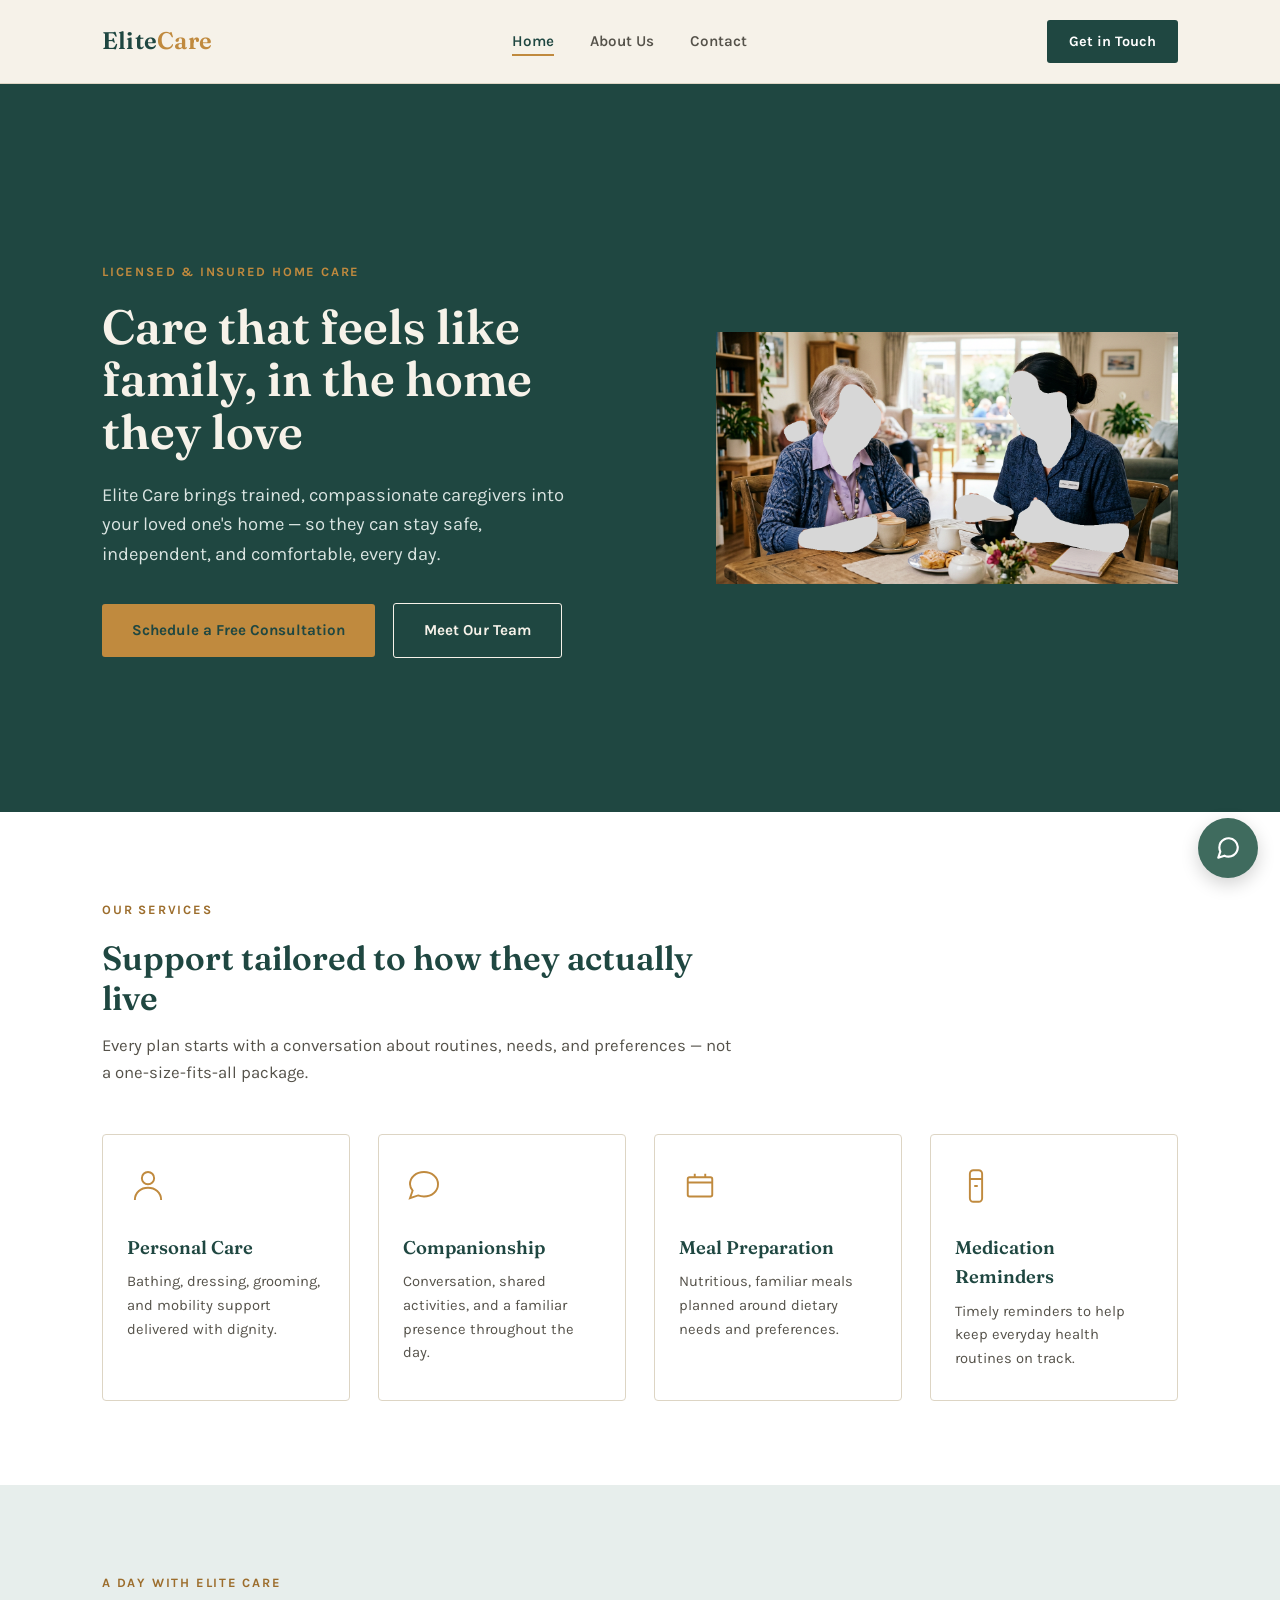
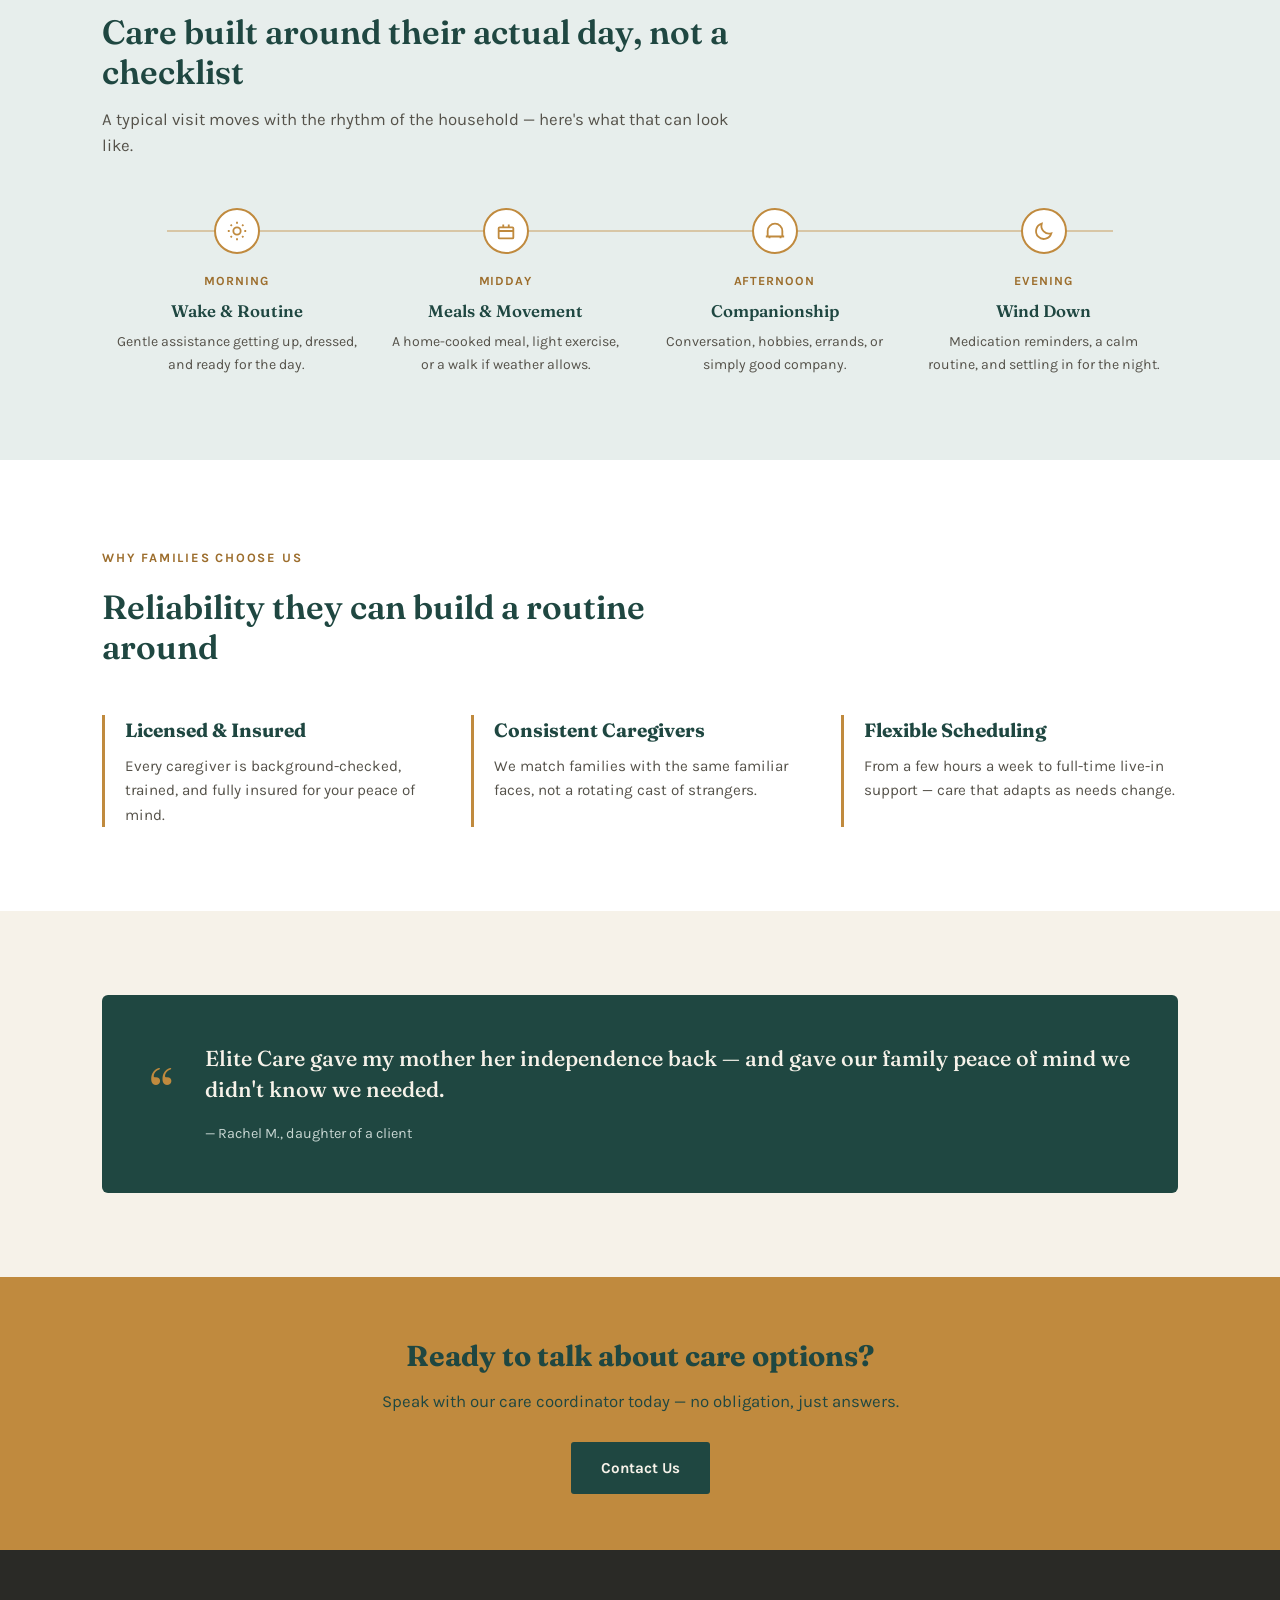
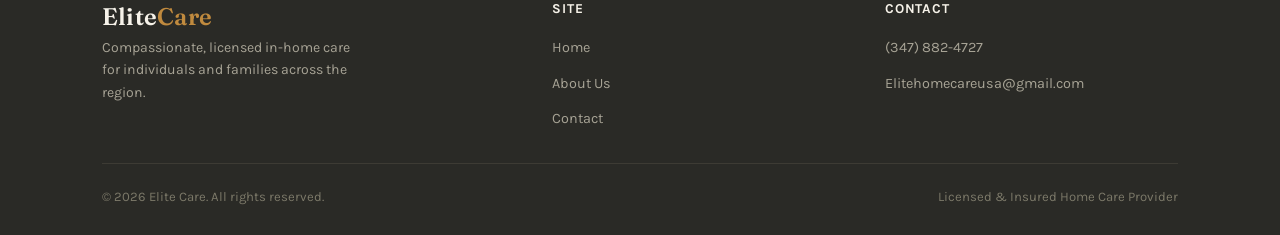
<file: index.html>
<!DOCTYPE html>
<html lang="en">
<head>
<meta charset="utf-8">
<meta name="viewport" content="width=device-width, initial-scale=1.0">
<title>Elite Care | Trusted In-Home Care</title>
<meta name="description" content="Elite Care provides licensed, compassionate in-home care — personal care, companionship, and daily support for families across the region.">
<link rel="preconnect" href="https://fonts.googleapis.com">
<link href="https://fonts.googleapis.com/css2?family=Fraunces:wght@500;600;700&amp;family=Karla:wght@400;500;700&amp;display=swap" rel="stylesheet">
<link rel="stylesheet" href="style.css">
<style type="text/css" nonce="">
.redacted {
  color: red !important;
}</style></head>
<body>

<header class="site-header">
  <nav class="nav">
    <a href="index.html" class="brand">Elite<span>Care</span></a>
    <ul class="nav-links">
      <li><a href="index.html" class="active">Home</a></li>
      <li><a href="about.html">About Us</a></li>
      <li><a href="contact.html">Contact</a></li>
    </ul>
    <a href="contact.html" class="nav-cta">Get in Touch</a>
  </nav>
</header>

<section class="hero">
  <div class="hero-inner">
    <div>
      <span class="eyebrow">Licensed &amp; Insured Home Care</span>
      <h1>Care that feels like family, in the home they love</h1>
      <p class="lead">Elite Care brings trained, compassionate caregivers into your loved one's home — so they can stay safe, independent, and comfortable, every day.</p>
      <div class="hero-actions">
        <a href="contact.html" class="btn btn-gold">Schedule a Free Consultation</a>
        <a href="about.html" class="btn btn-outline">Meet Our Team</a>
      </div>
    </div>
    <div class="hero-art">
     <img src="Firefly_Gemini Flash_generate a pic on PDF of a women caregiver works with older lady sitting at tabel wit 292928.png" alt="Elite Care Hero Image" style="width: 100%; height: auto;">
    </div>
  </div>
</section>

<section class="section-alt">
  <div class="wrap">
    <div class="section-head">
      <span class="eyebrow">Our Services</span>
      <h2>Support tailored to how they actually live</h2>
      <p>Every plan starts with a conversation about routines, needs, and preferences — not a one-size-fits-all package.</p>
    </div>
    <div class="services-grid">
      <div class="service-card">
        <svg class="icon" viewbox="0 0 48 48" fill="none" stroke="#C08A3E" stroke-width="2.2"><circle cx="24" cy="15" r="7"></circle><path d="M9 40c0-9 7-14 15-14s15 5 15 14"></path></svg>
        <h3>Personal Care</h3>
        <p>Bathing, dressing, grooming, and mobility support delivered with dignity.</p>
      </div>
      <div class="service-card">
        <svg class="icon" viewbox="0 0 48 48" fill="none" stroke="#C08A3E" stroke-width="2.2"><path d="M8 22c0-8 7-14 16-14s16 6 16 14-7 14-16 14c-2.5 0-4.8-.4-6.8-1.2L8 38l3-8.8C9.3 27 8 24.6 8 22z"></path></svg>
        <h3>Companionship</h3>
        <p>Conversation, shared activities, and a familiar presence throughout the day.</p>
      </div>
      <div class="service-card">
        <svg class="icon" viewbox="0 0 48 48" fill="none" stroke="#C08A3E" stroke-width="2.2"><rect x="10" y="14" width="28" height="22" rx="2"></rect><path d="M10 20h28M18 14v-4M30 14v-4"></path></svg>
        <h3>Meal Preparation</h3>
        <p>Nutritious, familiar meals planned around dietary needs and preferences.</p>
      </div>
      <div class="service-card">
        <svg class="icon" viewbox="0 0 48 48" fill="none" stroke="#C08A3E" stroke-width="2.2"><rect x="17" y="6" width="14" height="36" rx="4"></rect><path d="M17 16h14M22 24h4"></path></svg>
        <h3>Medication Reminders</h3>
        <p>Timely reminders to help keep everyday health routines on track.</p>
      </div>
    </div>
  </div>
</section>

<section class="day-of-care">
  <div class="wrap">
    <div class="section-head">
      <span class="eyebrow">A Day With Elite Care</span>
      <h2>Care built around their actual day, not a checklist</h2>
      <p>A typical visit moves with the rhythm of the household — here's what that can look like.</p>
    </div>
    <div class="timeline">
      <div class="time-stop">
        <div class="time-dot"><svg viewbox="0 0 24 24" fill="none" stroke="#C08A3E" stroke-width="2"><circle cx="12" cy="12" r="4"></circle><path d="M12 2v2M12 20v2M4 12H2M22 12h-2M5 5l1.4 1.4M17.6 17.6L19 19M19 5l-1.4 1.4M6.4 17.6L5 19"></path></svg></div>
        <div class="time-label">Morning</div>
        <h4>Wake &amp; Routine</h4>
        <p>Gentle assistance getting up, dressed, and ready for the day.</p>
      </div>
      <div class="time-stop">
        <div class="time-dot"><svg viewbox="0 0 24 24" fill="none" stroke="#C08A3E" stroke-width="2"><rect x="4" y="8" width="16" height="12" rx="1"></rect><path d="M4 12h16M9 8V5M15 8V5"></path></svg></div>
        <div class="time-label">Midday</div>
        <h4>Meals &amp; Movement</h4>
        <p>A home-cooked meal, light exercise, or a walk if weather allows.</p>
      </div>
      <div class="time-stop">
        <div class="time-dot"><svg viewbox="0 0 24 24" fill="none" stroke="#C08A3E" stroke-width="2"><path d="M4 18v-6a8 8 0 0116 0v6"></path><path d="M2 18h20M6 18v2M18 18v2"></path></svg></div>
        <div class="time-label">Afternoon</div>
        <h4>Companionship</h4>
        <p>Conversation, hobbies, errands, or simply good company.</p>
      </div>
      <div class="time-stop">
        <div class="time-dot"><svg viewbox="0 0 24 24" fill="none" stroke="#C08A3E" stroke-width="2"><path d="M20 14.5A8.5 8.5 0 019.5 4a8.5 8.5 0 1010.5 10.5z"></path></svg></div>
        <div class="time-label">Evening</div>
        <h4>Wind Down</h4>
        <p>Medication reminders, a calm routine, and settling in for the night.</p>
      </div>
    </div>
  </div>
</section>

<section class="section-alt">
  <div class="wrap">
    <div class="section-head">
      <span class="eyebrow">Why Families Choose Us</span>
      <h2>Reliability they can build a routine around</h2>
    </div>
    <div class="values-grid">
      <div class="value-item">
        <h3>Licensed &amp; Insured</h3>
        <p>Every caregiver is background-checked, trained, and fully insured for your peace of mind.</p>
      </div>
      <div class="value-item">
        <h3>Consistent Caregivers</h3>
        <p>We match families with the same familiar faces, not a rotating cast of strangers.</p>
      </div>
      <div class="value-item">
        <h3>Flexible Scheduling</h3>
        <p>From a few hours a week to full-time live-in support — care that adapts as needs change.</p>
      </div>
    </div>
  </div>
</section>

<section>
  <div class="wrap">
    <div class="testimonial">
      <div class="mark">“</div>
      <div>
        <blockquote>Elite Care gave my mother her independence back — and gave our family peace of mind we didn't know we needed.</blockquote>
        <cite>— Rachel M., daughter of a client</cite>
      </div>
    </div>
  </div>
</section>

<div class="cta-banner">
  <h2>Ready to talk about care options?</h2>
  <p>Speak with our care coordinator today — no obligation, just answers.</p>
  <a href="contact.html" class="btn btn-gold">Contact Us</a>
</div>

<footer>
  <div class="wrap">
    <div class="footer-grid">
      <div>
        <a href="index.html" class="brand">Elite<span>Care</span></a>
        <p>Compassionate, licensed in-home care for individuals and families across the region.</p>
      </div>
      <div class="footer-col">
        <h4>Site</h4>
        <ul>
          <li><a href="index.html">Home</a></li>
          <li><a href="about.html">About Us</a></li>
          <li><a href="contact.html">Contact</a></li>
        </ul>
      </div>
      <div class="footer-col">
        <h4>Contact</h4>
        <ul>
          <li><a href="tel:+13478824727">(347) 882-4727</a></li>
          <li><a href="mailto:Elitehomecareusa@gmail.com">Elitehomecareusa@gmail.com</a></li>
        </ul>
      </div>
    </div>
    <div class="footer-bottom">
      <span>© 2026 Elite Care. All rights reserved.</span>
      <span>Licensed &amp; Insured Home Care Provider</span>
    </div>
  </div>
</footer>
<!--
  ELITE CARE — FREE FAQ CHAT WIDGET (no API key, no backend, no cost)
  --------------------------------------------------------------------
-->
<style>
  #ec-chat-launcher {
    position: fixed;
    bottom: 22px;
    right: 22px;
    width: 60px;
    height: 60px;
    border-radius: 50%;
    background: #3F6B5E;
    color: #fff;
    border: none;
    box-shadow: 0 6px 18px rgba(0,0,0,0.18);
    cursor: pointer;
    display: flex;
    align-items: center;
    justify-content: center;
    z-index: 9999;
    transition: transform 0.15s ease;
  }
  #ec-chat-launcher:hover { transform: scale(1.06); }
  #ec-chat-launcher svg { width: 26px; height: 26px; }

  #ec-chat-panel {
    position: fixed;
    bottom: 96px;
    right: 22px;
    width: 340px;
    max-width: calc(100vw - 32px);
    height: 460px;
    max-height: calc(100vh - 140px);
    background: #FCFBF8;
    border-radius: 16px;
    box-shadow: 0 12px 40px rgba(0,0,0,0.22);
    display: none;
    flex-direction: column;
    overflow: hidden;
    z-index: 9999;
    font-family: -apple-system, BlinkMacSystemFont, "Segoe UI", Helvetica, Arial, sans-serif;
  }
  #ec-chat-panel.open { display: flex; }

  #ec-chat-header {
    background: #3F6B5E;
    color: #fff;
    padding: 14px 16px;
    display: flex;
    justify-content: space-between;
    align-items: center;
  }
  #ec-chat-header .title { font-weight: 600; font-size: 15px; }
  #ec-chat-header .subtitle { font-size: 12px; opacity: 0.85; margin-top: 2px; }
  #ec-chat-close {
    background: none; border: none; color: #fff; cursor: pointer;
    font-size: 20px; line-height: 1; padding: 4px;
  }

  #ec-chat-messages {
    flex: 1;
    overflow-y: auto;
    padding: 14px;
    display: flex;
    flex-direction: column;
    gap: 10px;
    background: #FCFBF8;
  }
  .ec-msg { max-width: 82%; padding: 9px 12px; border-radius: 12px; font-size: 13.5px; line-height: 1.4; white-space: pre-line; }
  .ec-msg.bot { background: #EDEAE2; color: #2B2B28; align-self: flex-start; border-bottom-left-radius: 4px; }
  .ec-msg.user { background: #3F6B5E; color: #fff; align-self: flex-end; border-bottom-right-radius: 4px; }

  #ec-chat-quickreplies {
    display: flex;
    flex-wrap: wrap;
    gap: 6px;
    padding: 0 14px 10px 14px;
    background: #FCFBF8;
  }
  .ec-quick-btn {
    background: #fff;
    border: 1px solid #DAD5C6;
    color: #3F6B5E;
    font-size: 12px;
    padding: 6px 10px;
    border-radius: 14px;
    cursor: pointer;
  }
  .ec-quick-btn:hover { background: #EDEAE2; }

  #ec-chat-inputbar {
    display: flex;
    border-top: 1px solid #E7E3D8;
    padding: 10px;
    gap: 8px;
    background: #FCFBF8;
  }
  #ec-chat-input {
    flex: 1;
    border: 1px solid #DAD5C6;
    border-radius: 20px;
    padding: 9px 14px;
    font-size: 13.5px;
    outline: none;
  }
  #ec-chat-input:focus { border-color: #3F6B5E; }
  #ec-chat-send {
    background: #3F6B5E;
    border: none;
    color: #fff;
    width: 38px;
    height: 38px;
    border-radius: 50%;
    cursor: pointer;
    flex-shrink: 0;
    display: flex;
    align-items: center;
    justify-content: center;
  }
  #ec-chat-send svg { width: 16px; height: 16px; }

  @media (max-width: 420px) {
    #ec-chat-panel { right: 16px; left: 16px; width: auto; }
    #ec-chat-launcher { right: 16px; }
  }
</style>

<button id="ec-chat-launcher" aria-label="Open chat">
  <svg viewBox="0 0 24 24" fill="none" stroke="currentColor" stroke-width="2" stroke-linecap="round" stroke-linejoin="round">
    <path d="M21 11.5a8.38 8.38 0 0 1-.9 3.8 8.5 8.5 0 0 1-7.6 4.7 8.38 8.38 0 0 1-3.8-.9L3 21l1.9-5.7a8.38 8.38 0 0 1-.9-3.8 8.5 8.5 0 0 1 4.7-7.6 8.38 8.38 0 0 1 3.8-.9h.5a8.48 8.48 0 0 1 8 8v.5z"/>
  </svg>
</button>

<div id="ec-chat-panel">
  <div id="ec-chat-header">
    <div>
      <div class="title">Elite Care Assistant</div>
      <div class="subtitle">Here 24/7</div>
    </div>
    <button id="ec-chat-close" aria-label="Close chat">×</button>
  </div>
  <div id="ec-chat-messages"></div>
  <div id="ec-chat-quickreplies"></div>
  <div id="ec-chat-inputbar">
    <input id="ec-chat-input" type="text" placeholder="Ask a question..." autocomplete="off" />
    <button id="ec-chat-send" aria-label="Send">
      <svg viewBox="0 0 24 24" fill="currentColor"><path d="M2 21l21-9L2 3v7l15 2-15 2z"/></svg>
    </button>
  </div>
</div>

<script>
(function () {
  // ---------------------------------------------------------------------
  // EDIT THIS LIST to change what the bot knows. Add as many entries as
  // you like. "keywords" are words/phrases to look for in the visitor's
  // message (case-insensitive). First match wins, so put more specific
  // entries above general ones.
  // ---------------------------------------------------------------------
  const FAQS = [
    {
      keywords: ["service", "offer", "what do you do", "help with"],
      answer: "We offer Personal Care (bathing, dressing, mobility support), Companionship, Meal Preparation, and Medication Reminders. Plans are customized to your loved one's routine and needs."
    },
    {
      keywords: ["price", "cost", "how much", "rate", "fee"],
      answer: "Pricing depends on the type and hours of care needed, so we put together a custom plan after a quick, free consultation. Want me to point you to the booking page?"
    },
    {
      keywords: ["consult", "book", "schedule", "appointment", "get started", "sign up"],
      answer: "You can schedule a free, no-obligation consultation on our Contact page — that's the best way to get started: elitecare page → Contact Us."
    },
    {
      keywords: ["phone", "call", "number", "contact"],
      answer: "You can reach us at (347) 882-4727 or email Elitehomecareusa@gmail.com. We're happy to answer questions over the phone too."
    },
    {
      keywords: ["licensed", "insured", "background check", "trust", "safe", "vetted"],
      answer: "All our caregivers are licensed, insured, background-checked, and trained. We also match families with consistent caregivers rather than a rotating cast of strangers."
    },
    {
      keywords: ["live-in", "full time", "full-time", "part time", "part-time", "hours", "flexible"],
      answer: "Scheduling is flexible — anywhere from a few hours a week to full-time live-in support, depending on what your family needs."
    },
    {
      keywords: ["medication", "meds", "pills", "prescription"],
      answer: "Our caregivers provide timely medication reminders to help keep everyday health routines on track."
    },
    {
      keywords: ["meal", "food", "cook", "eat", "nutrition"],
      answer: "We prepare nutritious, familiar meals planned around your loved one's dietary needs and preferences."
    },
    {
      keywords: ["companion", "lonely", "company", "conversation", "activities"],
      answer: "Our companionship visits include conversation, shared activities, and a familiar, friendly presence throughout the day."
    },
    {
      keywords: ["area", "location", "region", "where"],
      answer: "We provide in-home care across the region. Reach out via the Contact page or call (347) 882-4727 to confirm we cover your area."
    },
    {
      keywords: ["hi", "hello", "hey"],
      answer: "Hi there! I can help with questions about our services, scheduling, or getting started. What would you like to know?"
    }
  ];

  const FALLBACK = "I'm not sure about that one — for anything specific, the best next step is to call (347) 882-4727, email Elitehomecareusa@gmail.com, or book a free consultation on our Contact page.";

  const QUICK_REPLIES = [
    { label: "Our services", text: "What services do you offer?" },
    { label: "Pricing", text: "How much does it cost?" },
    { label: "Book a consult", text: "How do I schedule a consultation?" }
  ];

  function findAnswer(text) {
    const lower = text.toLowerCase();
    for (const faq of FAQS) {
      if (faq.keywords.some((k) => lower.includes(k))) {
        return faq.answer;
      }
    }
    return FALLBACK;
  }

  // ---------------------------------------------------------------------
  // Widget wiring — no need to edit below this line
  // ---------------------------------------------------------------------
  const launcher = document.getElementById("ec-chat-launcher");
  const panel = document.getElementById("ec-chat-panel");
  const closeBtn = document.getElementById("ec-chat-close");
  const messagesEl = document.getElementById("ec-chat-messages");
  const quickRepliesEl = document.getElementById("ec-chat-quickreplies");
  const input = document.getElementById("ec-chat-input");
  const sendBtn = document.getElementById("ec-chat-send");

  let opened = false;

  function addMessage(text, role) {
    const div = document.createElement("div");
    div.className = "ec-msg " + (role === "user" ? "user" : "bot");
    div.textContent = text;
    messagesEl.appendChild(div);
    messagesEl.scrollTop = messagesEl.scrollHeight;
  }

  function renderQuickReplies() {
    quickRepliesEl.innerHTML = "";
    QUICK_REPLIES.forEach((q) => {
      const btn = document.createElement("button");
      btn.className = "ec-quick-btn";
      btn.textContent = q.label;
      btn.addEventListener("click", () => handleUserText(q.text));
      quickRepliesEl.appendChild(btn);
    });
  }

  function toggle() {
    opened = !opened;
    panel.classList.toggle("open", opened);
    if (opened && messagesEl.children.length === 0) {
      addMessage("Hi! I'm the Elite Care assistant, here 24/7. Ask me anything about our services, or tap a question below to get started.", "bot");
      renderQuickReplies();
    }
    if (opened) input.focus();
  }

  launcher.addEventListener("click", toggle);
  closeBtn.addEventListener("click", toggle);

  function handleUserText(text) {
    if (!text.trim()) return;
    addMessage(text, "user");
    setTimeout(() => {
      addMessage(findAnswer(text), "bot");
    }, 300); // tiny delay so it feels like a real reply, not an instant lookup
  }

  sendBtn.addEventListener("click", () => {
    const text = input.value;
    input.value = "";
    handleUserText(text);
  });

  input.addEventListener("keydown", (e) => {
    if (e.key === "Enter") {
      const text = input.value;
      input.value = "";
      handleUserText(text);
    }
  });
})();
</script>
</body>
</html>
</file>
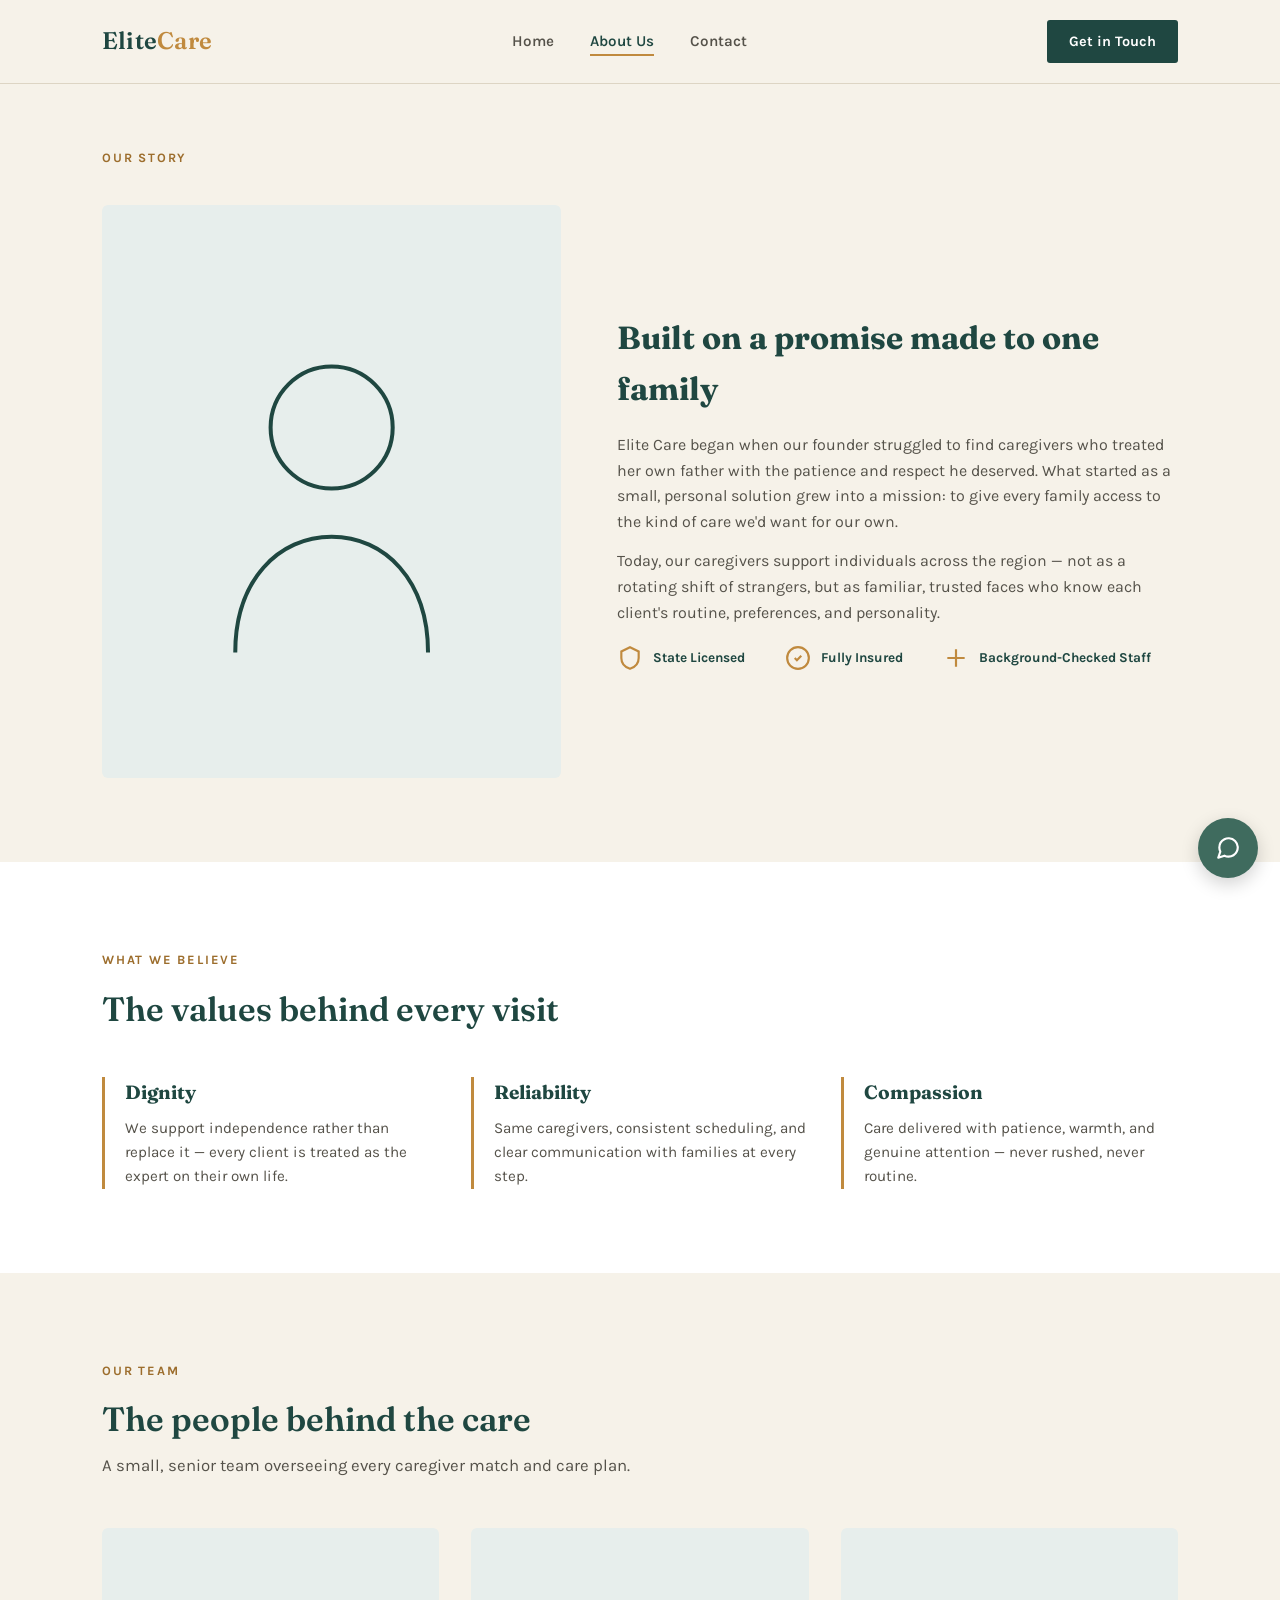
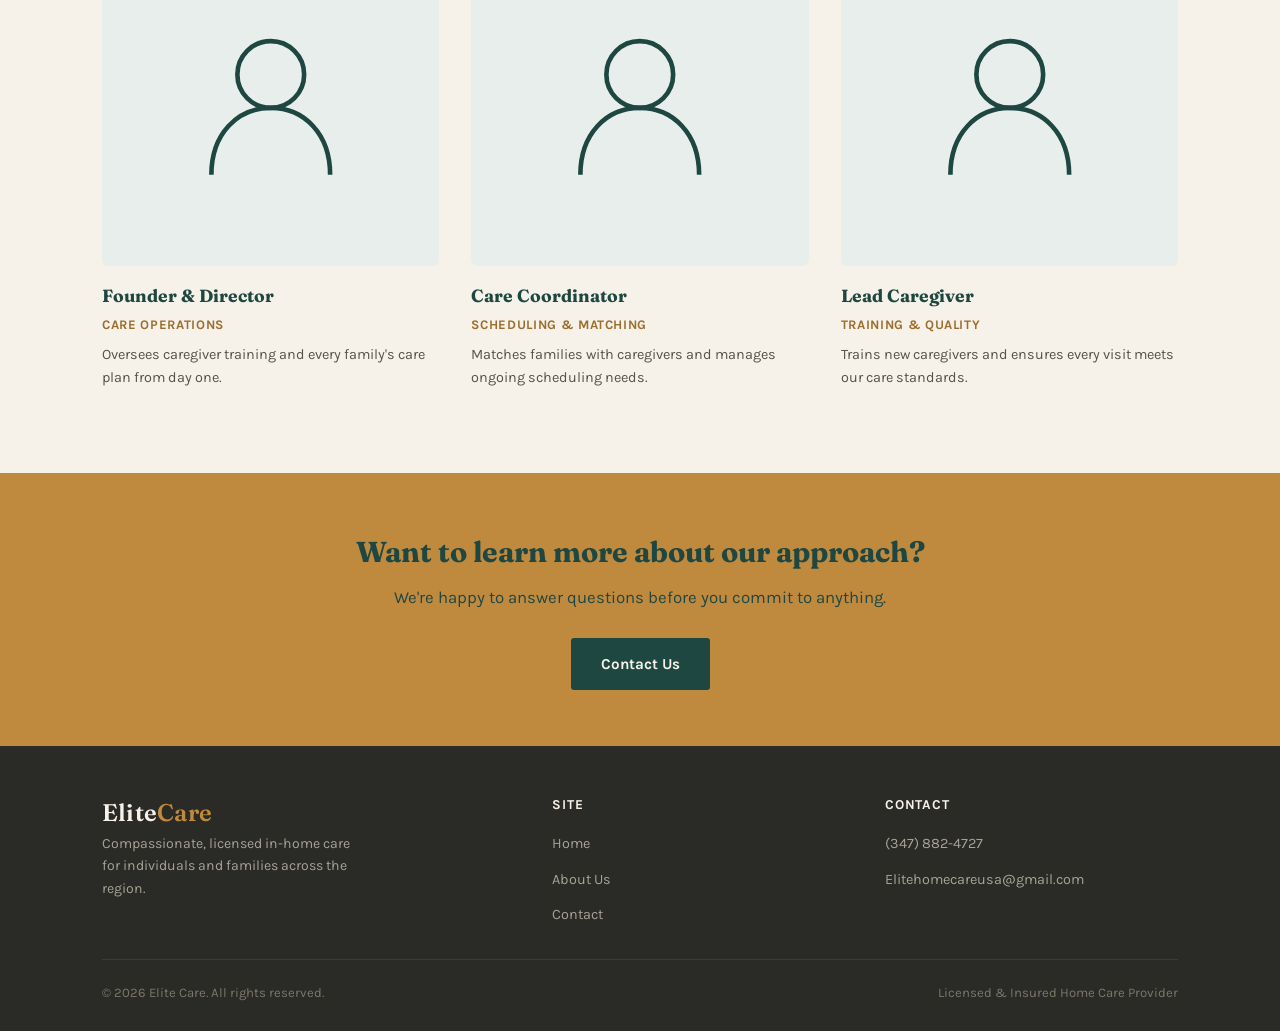
<file: about.html>
<!DOCTYPE html>
<html lang="en">
<head>
<meta charset="utf-8">
<meta name="viewport" content="width=device-width, initial-scale=1.0">
<title>About Us | Elite Care</title>
<meta name="description" content="Learn about Elite Care's mission, values, and the team behind our compassionate in-home care services.">
<link rel="preconnect" href="https://fonts.googleapis.com">
<link href="https://fonts.googleapis.com/css2?family=Fraunces:wght@500;600;700&amp;family=Karla:wght@400;500;700&amp;display=swap" rel="stylesheet">
<link rel="stylesheet" href="style.css">
<style type="text/css" nonce="">
.redacted {
  color: red !important;
}</style></head>
<body>

<header class="site-header">
  <nav class="nav">
    <a href="index.html" class="brand">Elite<span>Care</span></a>
    <ul class="nav-links">
      <li><a href="index.html">Home</a></li>
      <li><a href="about.html" class="active">About Us</a></li>
      <li><a href="contact.html">Contact</a></li>
    </ul>
    <a href="contact.html" class="nav-cta">Get in Touch</a>
  </nav>
</header>

<section style="padding-top:60px;">
  <div class="wrap">
    <span class="eyebrow" style="color:var(--gold-dark);">Our Story</span>
    <div class="founder-block" style="margin-top:18px;">
      <div class="founder-portrait" style="background:var(--teal-pale); display:flex; align-items:center; justify-content:center;">
        <svg viewbox="0 0 200 240" width="70%" fill="none" stroke="#1F4741" stroke-width="2.5">
          <circle cx="100" cy="80" r="38"></circle>
          <path d="M40 220c0-45 27-72 60-72s60 27 60 72"></path>
        </svg>
      </div>
      <div>
        <h2>Built on a promise made to one family</h2>
        <p>Elite Care began when our founder struggled to find caregivers who treated her own father with the patience and respect he deserved. What started as a small, personal solution grew into a mission: to give every family access to the kind of care we'd want for our own.</p>
        <p>Today, our caregivers support individuals across the region — not as a rotating shift of strangers, but as familiar, trusted faces who know each client's routine, preferences, and personality.</p>
        <div class="badges-row">
          <div class="badge-item">
            <svg viewbox="0 0 24 24" fill="none" stroke="#C08A3E" stroke-width="2"><path d="M12 2l8 4v6c0 5-3.5 8.5-8 10-4.5-1.5-8-5-8-10V6l8-4z"></path></svg>
            State Licensed
          </div>
          <div class="badge-item">
            <svg viewbox="0 0 24 24" fill="none" stroke="#C08A3E" stroke-width="2"><path d="M9 12l2 2 4-4"></path><circle cx="12" cy="12" r="10"></circle></svg>
            Fully Insured
          </div>
          <div class="badge-item">
            <svg viewbox="0 0 24 24" fill="none" stroke="#C08A3E" stroke-width="2"><path d="M12 4v16M4 12h16"></path></svg>
            Background-Checked Staff
          </div>
        </div>
      </div>
    </div>
  </div>
</section>

<section class="section-alt">
  <div class="wrap">
    <div class="section-head">
      <span class="eyebrow">What We Believe</span>
      <h2>The values behind every visit</h2>
    </div>
    <div class="values-grid">
      <div class="value-item">
        <h3>Dignity</h3>
        <p>We support independence rather than replace it — every client is treated as the expert on their own life.</p>
      </div>
      <div class="value-item">
        <h3>Reliability</h3>
        <p>Same caregivers, consistent scheduling, and clear communication with families at every step.</p>
      </div>
      <div class="value-item">
        <h3>Compassion</h3>
        <p>Care delivered with patience, warmth, and genuine attention — never rushed, never routine.</p>
      </div>
    </div>
  </div>
</section>

<section>
  <div class="wrap">
    <div class="section-head">
      <span class="eyebrow">Our Team</span>
      <h2>The people behind the care</h2>
      <p>A small, senior team overseeing every caregiver match and care plan.</p>
    </div>
    <div class="team-grid">
      <div class="team-card">
        <div class="team-photo" style="background:var(--teal-pale); display:flex; align-items:center; justify-content:center;">
          <svg viewbox="0 0 100 100" width="55%" fill="none" stroke="#1F4741" stroke-width="2.5"><circle cx="50" cy="38" r="18"></circle><path d="M18 92c0-22 14-36 32-36s32 14 32 36"></path></svg>
        </div>
        <h3>Founder &amp; Director</h3>
        <div class="role">Care Operations</div>
        <p class="bio">Oversees caregiver training and every family's care plan from day one.</p>
      </div>
      <div class="team-card">
        <div class="team-photo" style="background:var(--teal-pale); display:flex; align-items:center; justify-content:center;">
          <svg viewbox="0 0 100 100" width="55%" fill="none" stroke="#1F4741" stroke-width="2.5"><circle cx="50" cy="38" r="18"></circle><path d="M18 92c0-22 14-36 32-36s32 14 32 36"></path></svg>
        </div>
        <h3>Care Coordinator</h3>
        <div class="role">Scheduling &amp; Matching</div>
        <p class="bio">Matches families with caregivers and manages ongoing scheduling needs.</p>
      </div>
      <div class="team-card">
        <div class="team-photo" style="background:var(--teal-pale); display:flex; align-items:center; justify-content:center;">
          <svg viewbox="0 0 100 100" width="55%" fill="none" stroke="#1F4741" stroke-width="2.5"><circle cx="50" cy="38" r="18"></circle><path d="M18 92c0-22 14-36 32-36s32 14 32 36"></path></svg>
        </div>
        <h3>Lead Caregiver</h3>
        <div class="role">Training &amp; Quality</div>
        <p class="bio">Trains new caregivers and ensures every visit meets our care standards.</p>
      </div>
    </div>
  </div>
</section>

<div class="cta-banner">
  <h2>Want to learn more about our approach?</h2>
  <p>We're happy to answer questions before you commit to anything.</p>
  <a href="contact.html" class="btn btn-gold">Contact Us</a>
</div>

<footer>
  <div class="wrap">
    <div class="footer-grid">
      <div>
        <a href="index.html" class="brand">Elite<span>Care</span></a>
        <p>Compassionate, licensed in-home care for individuals and families across the region.</p>
      </div>
      <div class="footer-col">
        <h4>Site</h4>
        <ul>
          <li><a href="index.html">Home</a></li>
          <li><a href="about.html">About Us</a></li>
          <li><a href="contact.html">Contact</a></li>
        </ul>
      </div>
      <div class="footer-col">
        <h4>Contact</h4>
        <ul>
          <li><a href="tel:+13478824727">(347) 882-4727</a></li>
          <li><a href="mailto:Elitehomecareusa@gmail.com">Elitehomecareusa@gmail.com</a></li>
        </ul>
      </div>
    </div>
    <div class="footer-bottom">
      <span>© 2026 Elite Care. All rights reserved.</span>
      <span>Licensed &amp; Insured Home Care Provider</span>
    </div>
  </div>
</footer>
<!--
  ELITE CARE — FREE FAQ CHAT WIDGET (no API key, no backend, no cost)
  --------------------------------------------------------------------
-->
<style>
  #ec-chat-launcher {
    position: fixed;
    bottom: 22px;
    right: 22px;
    width: 60px;
    height: 60px;
    border-radius: 50%;
    background: #3F6B5E;
    color: #fff;
    border: none;
    box-shadow: 0 6px 18px rgba(0,0,0,0.18);
    cursor: pointer;
    display: flex;
    align-items: center;
    justify-content: center;
    z-index: 9999;
    transition: transform 0.15s ease;
  }
  #ec-chat-launcher:hover { transform: scale(1.06); }
  #ec-chat-launcher svg { width: 26px; height: 26px; }

  #ec-chat-panel {
    position: fixed;
    bottom: 96px;
    right: 22px;
    width: 340px;
    max-width: calc(100vw - 32px);
    height: 460px;
    max-height: calc(100vh - 140px);
    background: #FCFBF8;
    border-radius: 16px;
    box-shadow: 0 12px 40px rgba(0,0,0,0.22);
    display: none;
    flex-direction: column;
    overflow: hidden;
    z-index: 9999;
    font-family: -apple-system, BlinkMacSystemFont, "Segoe UI", Helvetica, Arial, sans-serif;
  }
  #ec-chat-panel.open { display: flex; }

  #ec-chat-header {
    background: #3F6B5E;
    color: #fff;
    padding: 14px 16px;
    display: flex;
    justify-content: space-between;
    align-items: center;
  }
  #ec-chat-header .title { font-weight: 600; font-size: 15px; }
  #ec-chat-header .subtitle { font-size: 12px; opacity: 0.85; margin-top: 2px; }
  #ec-chat-close {
    background: none; border: none; color: #fff; cursor: pointer;
    font-size: 20px; line-height: 1; padding: 4px;
  }

  #ec-chat-messages {
    flex: 1;
    overflow-y: auto;
    padding: 14px;
    display: flex;
    flex-direction: column;
    gap: 10px;
    background: #FCFBF8;
  }
  .ec-msg { max-width: 82%; padding: 9px 12px; border-radius: 12px; font-size: 13.5px; line-height: 1.4; white-space: pre-line; }
  .ec-msg.bot { background: #EDEAE2; color: #2B2B28; align-self: flex-start; border-bottom-left-radius: 4px; }
  .ec-msg.user { background: #3F6B5E; color: #fff; align-self: flex-end; border-bottom-right-radius: 4px; }

  #ec-chat-quickreplies {
    display: flex;
    flex-wrap: wrap;
    gap: 6px;
    padding: 0 14px 10px 14px;
    background: #FCFBF8;
  }
  .ec-quick-btn {
    background: #fff;
    border: 1px solid #DAD5C6;
    color: #3F6B5E;
    font-size: 12px;
    padding: 6px 10px;
    border-radius: 14px;
    cursor: pointer;
  }
  .ec-quick-btn:hover { background: #EDEAE2; }

  #ec-chat-inputbar {
    display: flex;
    border-top: 1px solid #E7E3D8;
    padding: 10px;
    gap: 8px;
    background: #FCFBF8;
  }
  #ec-chat-input {
    flex: 1;
    border: 1px solid #DAD5C6;
    border-radius: 20px;
    padding: 9px 14px;
    font-size: 13.5px;
    outline: none;
  }
  #ec-chat-input:focus { border-color: #3F6B5E; }
  #ec-chat-send {
    background: #3F6B5E;
    border: none;
    color: #fff;
    width: 38px;
    height: 38px;
    border-radius: 50%;
    cursor: pointer;
    flex-shrink: 0;
    display: flex;
    align-items: center;
    justify-content: center;
  }
  #ec-chat-send svg { width: 16px; height: 16px; }

  @media (max-width: 420px) {
    #ec-chat-panel { right: 16px; left: 16px; width: auto; }
    #ec-chat-launcher { right: 16px; }
  }
</style>

<button id="ec-chat-launcher" aria-label="Open chat">
  <svg viewBox="0 0 24 24" fill="none" stroke="currentColor" stroke-width="2" stroke-linecap="round" stroke-linejoin="round">
    <path d="M21 11.5a8.38 8.38 0 0 1-.9 3.8 8.5 8.5 0 0 1-7.6 4.7 8.38 8.38 0 0 1-3.8-.9L3 21l1.9-5.7a8.38 8.38 0 0 1-.9-3.8 8.5 8.5 0 0 1 4.7-7.6 8.38 8.38 0 0 1 3.8-.9h.5a8.48 8.48 0 0 1 8 8v.5z"/>
  </svg>
</button>

<div id="ec-chat-panel">
  <div id="ec-chat-header">
    <div>
      <div class="title">Elite Care Assistant</div>
      <div class="subtitle">Here 24/7</div>
    </div>
    <button id="ec-chat-close" aria-label="Close chat">×</button>
  </div>
  <div id="ec-chat-messages"></div>
  <div id="ec-chat-quickreplies"></div>
  <div id="ec-chat-inputbar">
    <input id="ec-chat-input" type="text" placeholder="Ask a question..." autocomplete="off" />
    <button id="ec-chat-send" aria-label="Send">
      <svg viewBox="0 0 24 24" fill="currentColor"><path d="M2 21l21-9L2 3v7l15 2-15 2z"/></svg>
    </button>
  </div>
</div>

<script>
(function () {
  // ---------------------------------------------------------------------
  // EDIT THIS LIST to change what the bot knows. Add as many entries as
  // you like. "keywords" are words/phrases to look for in the visitor's
  // message (case-insensitive). First match wins, so put more specific
  // entries above general ones.
  // ---------------------------------------------------------------------
  const FAQS = [
    {
      keywords: ["service", "offer", "what do you do", "help with"],
      answer: "We offer Personal Care (bathing, dressing, mobility support), Companionship, Meal Preparation, and Medication Reminders. Plans are customized to your loved one's routine and needs."
    },
    {
      keywords: ["price", "cost", "how much", "rate", "fee"],
      answer: "Pricing depends on the type and hours of care needed, so we put together a custom plan after a quick, free consultation. Want me to point you to the booking page?"
    },
    {
      keywords: ["consult", "book", "schedule", "appointment", "get started", "sign up"],
      answer: "You can schedule a free, no-obligation consultation on our Contact page — that's the best way to get started: elitecare page → Contact Us."
    },
    {
      keywords: ["phone", "call", "number", "contact"],
      answer: "You can reach us at (347) 882-4727 or email Elitehomecareusa@gmail.com. We're happy to answer questions over the phone too."
    },
    {
      keywords: ["licensed", "insured", "background check", "trust", "safe", "vetted"],
      answer: "All our caregivers are licensed, insured, background-checked, and trained. We also match families with consistent caregivers rather than a rotating cast of strangers."
    },
    {
      keywords: ["live-in", "full time", "full-time", "part time", "part-time", "hours", "flexible"],
      answer: "Scheduling is flexible — anywhere from a few hours a week to full-time live-in support, depending on what your family needs."
    },
    {
      keywords: ["medication", "meds", "pills", "prescription"],
      answer: "Our caregivers provide timely medication reminders to help keep everyday health routines on track."
    },
    {
      keywords: ["meal", "food", "cook", "eat", "nutrition"],
      answer: "We prepare nutritious, familiar meals planned around your loved one's dietary needs and preferences."
    },
    {
      keywords: ["companion", "lonely", "company", "conversation", "activities"],
      answer: "Our companionship visits include conversation, shared activities, and a familiar, friendly presence throughout the day."
    },
    {
      keywords: ["area", "location", "region", "where"],
      answer: "We provide in-home care across the region. Reach out via the Contact page or call (347) 882-4727 to confirm we cover your area."
    },
    {
      keywords: ["hi", "hello", "hey"],
      answer: "Hi there! I can help with questions about our services, scheduling, or getting started. What would you like to know?"
    }
  ];

  const FALLBACK = "I'm not sure about that one — for anything specific, the best next step is to call (347) 882-4727, email Elitehomecareusa@gmail.com, or book a free consultation on our Contact page.";

  const QUICK_REPLIES = [
    { label: "Our services", text: "What services do you offer?" },
    { label: "Pricing", text: "How much does it cost?" },
    { label: "Book a consult", text: "How do I schedule a consultation?" }
  ];

  function findAnswer(text) {
    const lower = text.toLowerCase();
    for (const faq of FAQS) {
      if (faq.keywords.some((k) => lower.includes(k))) {
        return faq.answer;
      }
    }
    return FALLBACK;
  }

  // ---------------------------------------------------------------------
  // Widget wiring — no need to edit below this line
  // ---------------------------------------------------------------------
  const launcher = document.getElementById("ec-chat-launcher");
  const panel = document.getElementById("ec-chat-panel");
  const closeBtn = document.getElementById("ec-chat-close");
  const messagesEl = document.getElementById("ec-chat-messages");
  const quickRepliesEl = document.getElementById("ec-chat-quickreplies");
  const input = document.getElementById("ec-chat-input");
  const sendBtn = document.getElementById("ec-chat-send");

  let opened = false;

  function addMessage(text, role) {
    const div = document.createElement("div");
    div.className = "ec-msg " + (role === "user" ? "user" : "bot");
    div.textContent = text;
    messagesEl.appendChild(div);
    messagesEl.scrollTop = messagesEl.scrollHeight;
  }

  function renderQuickReplies() {
    quickRepliesEl.innerHTML = "";
    QUICK_REPLIES.forEach((q) => {
      const btn = document.createElement("button");
      btn.className = "ec-quick-btn";
      btn.textContent = q.label;
      btn.addEventListener("click", () => handleUserText(q.text));
      quickRepliesEl.appendChild(btn);
    });
  }

  function toggle() {
    opened = !opened;
    panel.classList.toggle("open", opened);
    if (opened && messagesEl.children.length === 0) {
      addMessage("Hi! I'm the Elite Care assistant, here 24/7. Ask me anything about our services, or tap a question below to get started.", "bot");
      renderQuickReplies();
    }
    if (opened) input.focus();
  }

  launcher.addEventListener("click", toggle);
  closeBtn.addEventListener("click", toggle);

  function handleUserText(text) {
    if (!text.trim()) return;
    addMessage(text, "user");
    setTimeout(() => {
      addMessage(findAnswer(text), "bot");
    }, 300); // tiny delay so it feels like a real reply, not an instant lookup
  }

  sendBtn.addEventListener("click", () => {
    const text = input.value;
    input.value = "";
    handleUserText(text);
  });

  input.addEventListener("keydown", (e) => {
    if (e.key === "Enter") {
      const text = input.value;
      input.value = "";
      handleUserText(text);
    }
  });
})();
</script>
</body>
</html>
</file>
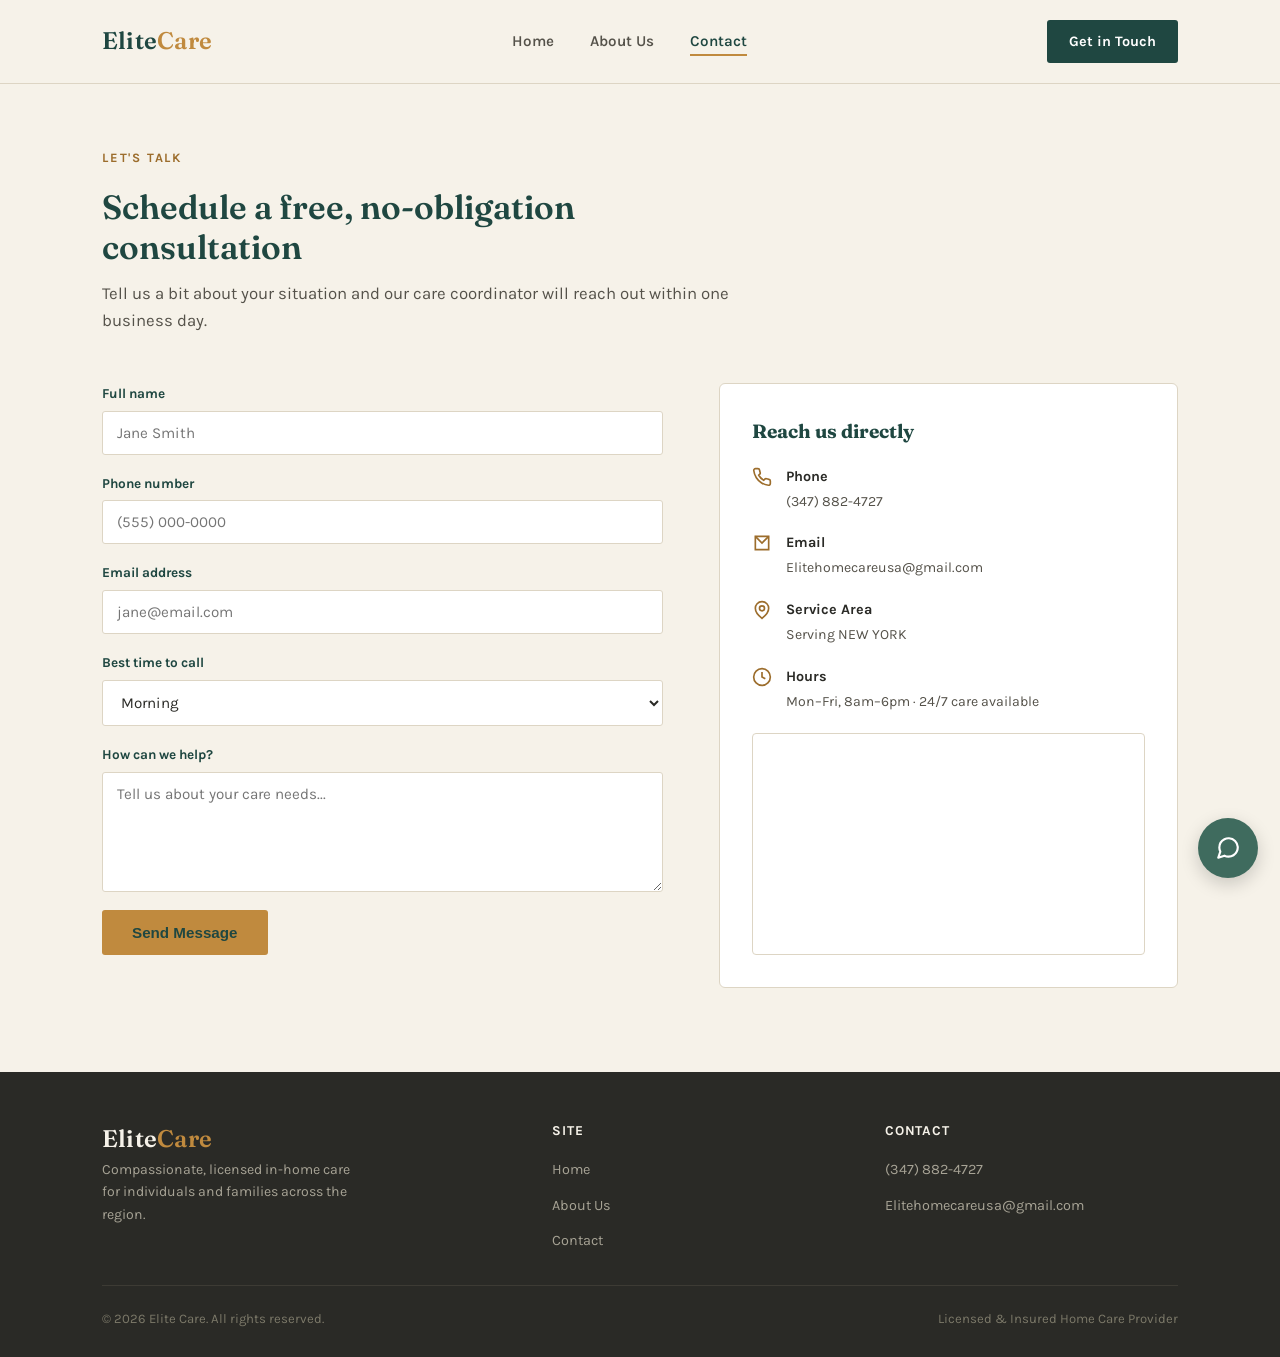
<file: contact.html>
<!DOCTYPE html>
<html lang="en">
<head>
<meta charset="utf-8">
<meta name="viewport" content="width=device-width, initial-scale=1.0">
<title>Contact Us | Elite Care</title>
<meta name="description" content="Get in touch with Elite Care to schedule a free consultation and discuss in-home care options for your family.">
<link rel="preconnect" href="https://fonts.googleapis.com">
<link href="https://fonts.googleapis.com/css2?family=Fraunces:wght@500;600;700&amp;family=Karla:wght@400;500;700&amp;display=swap" rel="stylesheet">
<link rel="stylesheet" href="style.css">
<style type="text/css" nonce="">
.redacted {
  color: red !important;
}</style></head>
<body>

<header class="site-header">
  <nav class="nav">
    <a href="index.html" class="brand">Elite<span>Care</span></a>
    <ul class="nav-links">
      <li><a href="index.html">Home</a></li>
      <li><a href="about.html">About Us</a></li>
      <li><a href="contact.html" class="active">Contact</a></li>
    </ul>
    <a href="contact.html" class="nav-cta">Get in Touch</a>
  </nav>
</header>

<section style="padding-top:60px;">
  <div class="wrap">
    <div class="section-head">
      <span class="eyebrow">Let's Talk</span>
      <h2>Schedule a free, no-obligation consultation</h2>
      <p>Tell us a bit about your situation and our care coordinator will reach out within one business day.</p>
    </div>

    <div class="contact-grid">
      <form class="contact-form" onsubmit="event.preventDefault(); alert('Thank you — we will be in touch shortly.');">
        <div class="form-row">
          <label for="name">Full name</label>
          <input type="text" id="name" name="name" required placeholder="Jane Smith">
        </div>
        <div class="form-row">
          <label for="phone">Phone number</label>
          <input type="tel" id="phone" name="phone" required placeholder="(555) 000-0000">
        </div>
        <div class="form-row">
          <label for="email">Email address</label>
          <input type="email" id="email" name="email" required placeholder="jane@email.com">
        </div>
        <div class="form-row">
          <label for="best-time">Best time to call</label>
          <select id="best-time" name="best-time">
            <option>Morning</option>
            <option>Afternoon</option>
            <option>Evening</option>
          </select>
        </div>
        <div class="form-row">
          <label for="message">How can we help?</label>
          <textarea id="message" name="message" placeholder="Tell us about your care needs..."></textarea>
        </div>
        <button type="submit" class="btn btn-gold" style="border:none; cursor:pointer; align-self:flex-start;">Send Message</button>
      </form>

      <div class="contact-side">
        <h3>Reach us directly</h3>
        <div class="contact-line">
          <svg viewbox="0 0 24 24" fill="none" stroke="currentColor" stroke-width="2"><path d="M22 16.92v3a2 2 0 01-2.18 2 19.79 19.79 0 01-8.63-3.07 19.5 19.5 0 01-6-6 19.79 19.79 0 01-3.07-8.67A2 2 0 014.11 2h3a2 2 0 012 1.72c.13.96.36 1.9.68 2.81a2 2 0 01-.45 2.11L8.09 9.91a16 16 0 006 6l1.27-1.27a2 2 0 012.11-.45c.91.32 1.85.55 2.81.68A2 2 0 0122 16.92z"></path></svg>
          <div><strong>Phone</strong><span><a href="tel:+13478824727">(347) 882-4727</a></span></div>
        </div>
        <div class="contact-line">
          <svg viewbox="0 0 24 24" fill="none" stroke="currentColor" stroke-width="2"><path d="M4 4h16v16H4z"></path><path d="M4 4l8 8 8-8"></path></svg>
          <div><strong>Email</strong><span><a href="mailto:Elitehomecareusa@gmail.com">Elitehomecareusa@gmail.com</a></span></div>
        </div>
        <div class="contact-line">
          <svg viewbox="0 0 24 24" fill="none" stroke="currentColor" stroke-width="2"><path d="M12 2C7 2 4 6 4 10c0 6 8 12 8 12s8-6 8-12c0-4-3-8-8-8z"></path><circle cx="12" cy="10" r="3"></circle></svg>
          <div><strong>Service Area</strong><span>Serving NEW YORK </span></div>
        </div>
        <div class="contact-line">
          <svg viewbox="0 0 24 24" fill="none" stroke="currentColor" stroke-width="2"><circle cx="12" cy="12" r="10"></circle><path d="M12 6v6l4 2"></path></svg>
          <div><strong>Hours</strong><span>Mon–Fri, 8am–6pm · 24/7 care available</span></div>
        </div>

        <div class="map-embed">
          <iframe title="Service area map" loading="lazy" src="https://www.google.com/maps?q=New%20York&amp;output=embed">
          </iframe>
        </div>
      </div>
    </div>
  </div>
</section>

<footer>
  <div class="wrap">
    <div class="footer-grid">
      <div>
        <a href="index.html" class="brand">Elite<span>Care</span></a>
        <p>Compassionate, licensed in-home care for individuals and families across the region.</p>
      </div>
      <div class="footer-col">
        <h4>Site</h4>
        <ul>
          <li><a href="index.html">Home</a></li>
          <li><a href="about.html">About Us</a></li>
          <li><a href="contact.html">Contact</a></li>
        </ul>
      </div>
      <div class="footer-col">
        <h4>Contact</h4>
        <ul>
          <li><a href="tel:+13478824727">(347) 882-4727</a></li>
          <li><a href="mailto:Elitehomecareusa@gmail.com">Elitehomecareusa@gmail.com</a></li>
        </ul>
      </div>
    </div>
    <div class="footer-bottom">
      <span>© 2026 Elite Care. All rights reserved.</span>
      <span>Licensed &amp; Insured Home Care Provider</span>
    </div>
  </div>
</footer>
<!--
  ELITE CARE — FREE FAQ CHAT WIDGET (no API key, no backend, no cost)
  --------------------------------------------------------------------

-->
<style>
  #ec-chat-launcher {
    position: fixed;
    bottom: 22px;
    right: 22px;
    width: 60px;
    height: 60px;
    border-radius: 50%;
    background: #3F6B5E;
    color: #fff;
    border: none;
    box-shadow: 0 6px 18px rgba(0,0,0,0.18);
    cursor: pointer;
    display: flex;
    align-items: center;
    justify-content: center;
    z-index: 9999;
    transition: transform 0.15s ease;
  }
  #ec-chat-launcher:hover { transform: scale(1.06); }
  #ec-chat-launcher svg { width: 26px; height: 26px; }

  #ec-chat-panel {
    position: fixed;
    bottom: 96px;
    right: 22px;
    width: 340px;
    max-width: calc(100vw - 32px);
    height: 460px;
    max-height: calc(100vh - 140px);
    background: #FCFBF8;
    border-radius: 16px;
    box-shadow: 0 12px 40px rgba(0,0,0,0.22);
    display: none;
    flex-direction: column;
    overflow: hidden;
    z-index: 9999;
    font-family: -apple-system, BlinkMacSystemFont, "Segoe UI", Helvetica, Arial, sans-serif;
  }
  #ec-chat-panel.open { display: flex; }

  #ec-chat-header {
    background: #3F6B5E;
    color: #fff;
    padding: 14px 16px;
    display: flex;
    justify-content: space-between;
    align-items: center;
  }
  #ec-chat-header .title { font-weight: 600; font-size: 15px; }
  #ec-chat-header .subtitle { font-size: 12px; opacity: 0.85; margin-top: 2px; }
  #ec-chat-close {
    background: none; border: none; color: #fff; cursor: pointer;
    font-size: 20px; line-height: 1; padding: 4px;
  }

  #ec-chat-messages {
    flex: 1;
    overflow-y: auto;
    padding: 14px;
    display: flex;
    flex-direction: column;
    gap: 10px;
    background: #FCFBF8;
  }
  .ec-msg { max-width: 82%; padding: 9px 12px; border-radius: 12px; font-size: 13.5px; line-height: 1.4; white-space: pre-line; }
  .ec-msg.bot { background: #EDEAE2; color: #2B2B28; align-self: flex-start; border-bottom-left-radius: 4px; }
  .ec-msg.user { background: #3F6B5E; color: #fff; align-self: flex-end; border-bottom-right-radius: 4px; }

  #ec-chat-quickreplies {
    display: flex;
    flex-wrap: wrap;
    gap: 6px;
    padding: 0 14px 10px 14px;
    background: #FCFBF8;
  }
  .ec-quick-btn {
    background: #fff;
    border: 1px solid #DAD5C6;
    color: #3F6B5E;
    font-size: 12px;
    padding: 6px 10px;
    border-radius: 14px;
    cursor: pointer;
  }
  .ec-quick-btn:hover { background: #EDEAE2; }

  #ec-chat-inputbar {
    display: flex;
    border-top: 1px solid #E7E3D8;
    padding: 10px;
    gap: 8px;
    background: #FCFBF8;
  }
  #ec-chat-input {
    flex: 1;
    border: 1px solid #DAD5C6;
    border-radius: 20px;
    padding: 9px 14px;
    font-size: 13.5px;
    outline: none;
  }
  #ec-chat-input:focus { border-color: #3F6B5E; }
  #ec-chat-send {
    background: #3F6B5E;
    border: none;
    color: #fff;
    width: 38px;
    height: 38px;
    border-radius: 50%;
    cursor: pointer;
    flex-shrink: 0;
    display: flex;
    align-items: center;
    justify-content: center;
  }
  #ec-chat-send svg { width: 16px; height: 16px; }

  @media (max-width: 420px) {
    #ec-chat-panel { right: 16px; left: 16px; width: auto; }
    #ec-chat-launcher { right: 16px; }
  }
</style>

<button id="ec-chat-launcher" aria-label="Open chat">
  <svg viewBox="0 0 24 24" fill="none" stroke="currentColor" stroke-width="2" stroke-linecap="round" stroke-linejoin="round">
    <path d="M21 11.5a8.38 8.38 0 0 1-.9 3.8 8.5 8.5 0 0 1-7.6 4.7 8.38 8.38 0 0 1-3.8-.9L3 21l1.9-5.7a8.38 8.38 0 0 1-.9-3.8 8.5 8.5 0 0 1 4.7-7.6 8.38 8.38 0 0 1 3.8-.9h.5a8.48 8.48 0 0 1 8 8v.5z"/>
  </svg>
</button>

<div id="ec-chat-panel">
  <div id="ec-chat-header">
    <div>
      <div class="title">Elite Care Assistant</div>
      <div class="subtitle">Here 24/7</div>
    </div>
    <button id="ec-chat-close" aria-label="Close chat">×</button>
  </div>
  <div id="ec-chat-messages"></div>
  <div id="ec-chat-quickreplies"></div>
  <div id="ec-chat-inputbar">
    <input id="ec-chat-input" type="text" placeholder="Ask a question..." autocomplete="off" />
    <button id="ec-chat-send" aria-label="Send">
      <svg viewBox="0 0 24 24" fill="currentColor"><path d="M2 21l21-9L2 3v7l15 2-15 2z"/></svg>
    </button>
  </div>
</div>

<script>
(function () {
  // ---------------------------------------------------------------------
  // EDIT THIS LIST to change what the bot knows. Add as many entries as
  // you like. "keywords" are words/phrases to look for in the visitor's
  // message (case-insensitive). First match wins, so put more specific
  // entries above general ones.
  // ---------------------------------------------------------------------
  const FAQS = [
    {
      keywords: ["service", "offer", "what do you do", "help with"],
      answer: "We offer Personal Care (bathing, dressing, mobility support), Companionship, Meal Preparation, and Medication Reminders. Plans are customized to your loved one's routine and needs."
    },
    {
      keywords: ["price", "cost", "how much", "rate", "fee"],
      answer: "Pricing depends on the type and hours of care needed, so we put together a custom plan after a quick, free consultation. Want me to point you to the booking page?"
    },
    {
      keywords: ["consult", "book", "schedule", "appointment", "get started", "sign up"],
      answer: "You can schedule a free, no-obligation consultation on our Contact page — that's the best way to get started: elitecare page → Contact Us."
    },
    {
      keywords: ["phone", "call", "number", "contact"],
      answer: "You can reach us at (347) 882-4727 or email Elitehomecareusa@gmail.com. We're happy to answer questions over the phone too."
    },
    {
      keywords: ["licensed", "insured", "background check", "trust", "safe", "vetted"],
      answer: "All our caregivers are licensed, insured, background-checked, and trained. We also match families with consistent caregivers rather than a rotating cast of strangers."
    },
    {
      keywords: ["live-in", "full time", "full-time", "part time", "part-time", "hours", "flexible"],
      answer: "Scheduling is flexible — anywhere from a few hours a week to full-time live-in support, depending on what your family needs."
    },
    {
      keywords: ["medication", "meds", "pills", "prescription"],
      answer: "Our caregivers provide timely medication reminders to help keep everyday health routines on track."
    },
    {
      keywords: ["meal", "food", "cook", "eat", "nutrition"],
      answer: "We prepare nutritious, familiar meals planned around your loved one's dietary needs and preferences."
    },
    {
      keywords: ["companion", "lonely", "company", "conversation", "activities"],
      answer: "Our companionship visits include conversation, shared activities, and a familiar, friendly presence throughout the day."
    },
    {
      keywords: ["area", "location", "region", "where"],
      answer: "We provide in-home care across the region. Reach out via the Contact page or call (347) 882-4727 to confirm we cover your area."
    },
    {
      keywords: ["hi", "hello", "hey"],
      answer: "Hi there! I can help with questions about our services, scheduling, or getting started. What would you like to know?"
    }
  ];

  const FALLBACK = "I'm not sure about that one — for anything specific, the best next step is to call (347) 882-4727, email Elitehomecareusa@gmail.com, or book a free consultation on our Contact page.";

  const QUICK_REPLIES = [
    { label: "Our services", text: "What services do you offer?" },
    { label: "Pricing", text: "How much does it cost?" },
    { label: "Book a consult", text: "How do I schedule a consultation?" }
  ];

  function findAnswer(text) {
    const lower = text.toLowerCase();
    for (const faq of FAQS) {
      if (faq.keywords.some((k) => lower.includes(k))) {
        return faq.answer;
      }
    }
    return FALLBACK;
  }

  // ---------------------------------------------------------------------
  // Widget wiring — no need to edit below this line
  // ---------------------------------------------------------------------
  const launcher = document.getElementById("ec-chat-launcher");
  const panel = document.getElementById("ec-chat-panel");
  const closeBtn = document.getElementById("ec-chat-close");
  const messagesEl = document.getElementById("ec-chat-messages");
  const quickRepliesEl = document.getElementById("ec-chat-quickreplies");
  const input = document.getElementById("ec-chat-input");
  const sendBtn = document.getElementById("ec-chat-send");

  let opened = false;

  function addMessage(text, role) {
    const div = document.createElement("div");
    div.className = "ec-msg " + (role === "user" ? "user" : "bot");
    div.textContent = text;
    messagesEl.appendChild(div);
    messagesEl.scrollTop = messagesEl.scrollHeight;
  }

  function renderQuickReplies() {
    quickRepliesEl.innerHTML = "";
    QUICK_REPLIES.forEach((q) => {
      const btn = document.createElement("button");
      btn.className = "ec-quick-btn";
      btn.textContent = q.label;
      btn.addEventListener("click", () => handleUserText(q.text));
      quickRepliesEl.appendChild(btn);
    });
  }

  function toggle() {
    opened = !opened;
    panel.classList.toggle("open", opened);
    if (opened && messagesEl.children.length === 0) {
      addMessage("Hi! I'm the Elite Care assistant, here 24/7. Ask me anything about our services, or tap a question below to get started.", "bot");
      renderQuickReplies();
    }
    if (opened) input.focus();
  }

  launcher.addEventListener("click", toggle);
  closeBtn.addEventListener("click", toggle);

  function handleUserText(text) {
    if (!text.trim()) return;
    addMessage(text, "user");
    setTimeout(() => {
      addMessage(findAnswer(text), "bot");
    }, 300); // tiny delay so it feels like a real reply, not an instant lookup
  }

  sendBtn.addEventListener("click", () => {
    const text = input.value;
    input.value = "";
    handleUserText(text);
  });

  input.addEventListener("keydown", (e) => {
    if (e.key === "Enter") {
      const text = input.value;
      input.value = "";
      handleUserText(text);
    }
  });
})();
</script>
</body>
</html>
</file>
<file: style.css>
/* ============================================
   Elite Care — Design Tokens
   Palette: deep teal (trust, calm) + warm ochre gold (warmth, care)
   Type: Fraunces (display, warm serif) + Karla (body, clean sans)
   ============================================ */

:root {
  --teal-deep: #1F4741;
  --teal-mid: #3D6B63;
  --teal-pale: #E7EEEC;
  --cream: #F6F2E9;
  --gold: #C08A3E;
  --gold-dark: #9C6D2C;
  --charcoal: #2A2A26;
  --charcoal-soft: #55524A;
  --white: #FFFFFF;
  --line: #DDD5C4;

  --font-display: 'Fraunces', Georgia, serif;
  --font-body: 'Karla', -apple-system, sans-serif;

  --max-w: 1140px;
}

* { box-sizing: border-box; margin: 0; padding: 0; }

html { scroll-behavior: smooth; }

body {
  font-family: var(--font-body);
  color: var(--charcoal);
  background: var(--cream);
  line-height: 1.6;
  -webkit-font-smoothing: antialiased;
}

a { color: inherit; text-decoration: none; }

img { max-width: 100%; display: block; }

.wrap {
  max-width: var(--max-w);
  margin: 0 auto;
  padding: 0 32px;
}

/* ---------- Header / Nav ---------- */
.site-header {
  position: sticky;
  top: 0;
  z-index: 50;
  background: var(--cream);
  border-bottom: 1px solid var(--line);
}

.nav {
  display: flex;
  align-items: center;
  justify-content: space-between;
  padding: 20px 32px;
  max-width: var(--max-w);
  margin: 0 auto;
}

.brand {
  font-family: var(--font-display);
  font-weight: 600;
  font-size: 1.5rem;
  color: var(--teal-deep);
  letter-spacing: 0.01em;
}

.brand span {
  color: var(--gold);
}

.nav-links {
  display: flex;
  gap: 36px;
  list-style: none;
  font-size: 0.95rem;
  font-weight: 600;
}

.nav-links a {
  color: var(--charcoal-soft);
  padding-bottom: 4px;
  border-bottom: 2px solid transparent;
  transition: border-color 0.2s, color 0.2s;
}

.nav-links a:hover,
.nav-links a.active {
  color: var(--teal-deep);
  border-color: var(--gold);
}

.nav-cta {
  background: var(--teal-deep);
  color: var(--white) !important;
  padding: 10px 22px;
  border-radius: 3px;
  font-weight: 700;
  font-size: 0.9rem;
  transition: background 0.2s;
}
.nav-cta:hover { background: var(--gold-dark); }

.nav-toggle { display: none; }

/* ---------- Hero ---------- */
.hero {
  background: var(--teal-deep);
  color: var(--cream);
  overflow: hidden;
  position: relative;
}

.hero-inner {
  max-width: var(--max-w);
  margin: 0 auto;
  padding: 90px 32px 70px;
  display: grid;
  grid-template-columns: 1.1fr 0.9fr;
  gap: 50px;
  align-items: center;
}

.eyebrow {
  font-size: 0.8rem;
  letter-spacing: 0.14em;
  text-transform: uppercase;
  color: var(--gold);
  font-weight: 700;
  margin-bottom: 18px;
  display: inline-block;
}

.hero h1 {
  font-family: var(--font-display);
  font-size: 3rem;
  line-height: 1.1;
  font-weight: 600;
  margin-bottom: 22px;
  max-width: 15ch;
}

.hero p.lead {
  font-size: 1.15rem;
  color: #D9E4E1;
  max-width: 42ch;
  margin-bottom: 34px;
}

.btn {
  display: inline-block;
  font-weight: 700;
  padding: 14px 30px;
  border-radius: 3px;
  font-size: 0.95rem;
  transition: transform 0.15s, background 0.2s;
}

.btn-gold {
  background: var(--gold);
  color: var(--teal-deep);
}
.btn-gold:hover { background: #d59b4c; transform: translateY(-1px); }

.btn-outline {
  border: 1.5px solid var(--cream);
  color: var(--cream);
  margin-left: 14px;
}
.btn-outline:hover { background: rgba(246,242,233,0.1); }

.hero-actions { display: flex; align-items: center; flex-wrap: wrap; gap: 4px; }

/* Hero illustration */
.hero-art { width: 100%; }

/* ---------- Section basics ---------- */
section { padding: 84px 0; }

.section-head {
  max-width: 640px;
  margin-bottom: 48px;
}

.section-head .eyebrow { color: var(--gold-dark); }

.section-head h2 {
  font-family: var(--font-display);
  font-size: 2.1rem;
  font-weight: 600;
  color: var(--teal-deep);
  line-height: 1.2;
}

.section-head p {
  color: var(--charcoal-soft);
  margin-top: 14px;
  font-size: 1.05rem;
}

.section-alt { background: var(--white); }

/* ---------- Services grid ---------- */
.services-grid {
  display: grid;
  grid-template-columns: repeat(4, 1fr);
  gap: 28px;
}

.service-card {
  background: var(--white);
  border: 1px solid var(--line);
  border-radius: 4px;
  padding: 30px 24px;
  transition: border-color 0.2s, transform 0.2s;
}
.service-card:hover {
  border-color: var(--gold);
  transform: translateY(-3px);
}

.service-card .icon {
  width: 42px; height: 42px;
  margin-bottom: 18px;
}

.service-card h3 {
  font-family: var(--font-display);
  font-size: 1.15rem;
  color: var(--teal-deep);
  margin-bottom: 8px;
  font-weight: 600;
}

.service-card p {
  font-size: 0.92rem;
  color: var(--charcoal-soft);
}

/* ---------- Day of Care (signature element) ---------- */
.day-of-care {
  background: var(--teal-pale);
}

.timeline {
  display: grid;
  grid-template-columns: repeat(4, 1fr);
  gap: 0;
  position: relative;
  margin-top: 20px;
}

.timeline::before {
  content: '';
  position: absolute;
  top: 22px;
  left: 6%;
  right: 6%;
  height: 2px;
  background: var(--gold);
  opacity: 0.4;
}

.time-stop {
  text-align: center;
  padding: 0 14px;
  position: relative;
}

.time-dot {
  width: 46px; height: 46px;
  border-radius: 50%;
  background: var(--white);
  border: 2px solid var(--gold);
  display: flex;
  align-items: center;
  justify-content: center;
  margin: 0 auto 18px;
  position: relative;
  z-index: 2;
}

.time-dot svg { width: 22px; height: 22px; }

.time-label {
  font-size: 0.78rem;
  text-transform: uppercase;
  letter-spacing: 0.08em;
  color: var(--gold-dark);
  font-weight: 700;
  margin-bottom: 6px;
}

.time-stop h4 {
  font-family: var(--font-display);
  color: var(--teal-deep);
  font-size: 1.05rem;
  margin-bottom: 6px;
  font-weight: 600;
}

.time-stop p {
  font-size: 0.88rem;
  color: var(--charcoal-soft);
}

/* ---------- Trust / values ---------- */
.values-grid {
  display: grid;
  grid-template-columns: repeat(3, 1fr);
  gap: 32px;
}

.value-item {
  border-left: 3px solid var(--gold);
  padding-left: 20px;
}

.value-item h3 {
  font-family: var(--font-display);
  color: var(--teal-deep);
  font-size: 1.2rem;
  margin-bottom: 8px;
}

.value-item p { color: var(--charcoal-soft); font-size: 0.95rem; }

/* ---------- Testimonial ---------- */
.testimonial {
  background: var(--teal-deep);
  color: var(--cream);
  border-radius: 6px;
  padding: 48px;
  display: grid;
  grid-template-columns: auto 1fr;
  gap: 32px;
  align-items: center;
}

.testimonial .mark {
  font-family: var(--font-display);
  font-size: 4rem;
  color: var(--gold);
  line-height: 1;
}

.testimonial blockquote {
  font-family: var(--font-display);
  font-size: 1.35rem;
  font-weight: 500;
  line-height: 1.45;
  margin-bottom: 14px;
}

.testimonial cite {
  font-style: normal;
  color: #C7D6D2;
  font-size: 0.9rem;
}

/* ---------- CTA banner ---------- */
.cta-banner {
  background: var(--gold);
  color: var(--teal-deep);
  text-align: center;
  padding: 56px 32px;
}

.cta-banner h2 {
  font-family: var(--font-display);
  font-size: 1.8rem;
  margin-bottom: 10px;
}

.cta-banner p { margin-bottom: 26px; font-size: 1.05rem; }

.cta-banner .btn-gold {
  background: var(--teal-deep);
  color: var(--cream);
}
.cta-banner .btn-gold:hover { background: var(--charcoal); }

/* ---------- About page ---------- */
.founder-block {
  display: grid;
  grid-template-columns: 0.9fr 1.1fr;
  gap: 56px;
  align-items: center;
}

.founder-portrait {
  aspect-ratio: 4/5;
  border-radius: 6px;
  overflow: hidden;
}

.founder-block h2 {
  font-family: var(--font-display);
  color: var(--teal-deep);
  font-size: 2rem;
  margin-bottom: 18px;
}

.founder-block p { color: var(--charcoal-soft); margin-bottom: 14px; }

.badges-row {
  display: flex;
  gap: 40px;
  flex-wrap: wrap;
  margin-top: 20px;
}

.badge-item {
  display: flex;
  align-items: center;
  gap: 10px;
  font-size: 0.85rem;
  font-weight: 700;
  color: var(--teal-deep);
}

.badge-item svg { width: 26px; height: 26px; }

.team-grid {
  display: grid;
  grid-template-columns: repeat(3, 1fr);
  gap: 32px;
}

.team-card {
  text-align: left;
}

.team-photo {
  aspect-ratio: 1;
  border-radius: 6px;
  margin-bottom: 16px;
  overflow: hidden;
}

.team-card h3 {
  font-family: var(--font-display);
  color: var(--teal-deep);
  font-size: 1.1rem;
  margin-bottom: 4px;
}

.team-card .role {
  color: var(--gold-dark);
  font-size: 0.82rem;
  font-weight: 700;
  text-transform: uppercase;
  letter-spacing: 0.05em;
  margin-bottom: 8px;
}

.team-card p.bio { font-size: 0.9rem; color: var(--charcoal-soft); }

/* ---------- Contact page ---------- */
.contact-grid {
  display: grid;
  grid-template-columns: 1.1fr 0.9fr;
  gap: 56px;
}

.contact-form {
  display: flex;
  flex-direction: column;
  gap: 18px;
}

.form-row { display: flex; flex-direction: column; gap: 6px; }

.form-row label {
  font-size: 0.85rem;
  font-weight: 700;
  color: var(--teal-deep);
}

.form-row input,
.form-row select,
.form-row textarea {
  border: 1px solid var(--line);
  background: var(--white);
  padding: 12px 14px;
  border-radius: 3px;
  font-family: var(--font-body);
  font-size: 0.95rem;
  color: var(--charcoal);
}

.form-row input:focus,
.form-row select:focus,
.form-row textarea:focus {
  outline: 2px solid var(--gold);
  outline-offset: 1px;
}

.contact-form textarea { resize: vertical; min-height: 120px; }

.contact-side {
  background: var(--white);
  border: 1px solid var(--line);
  border-radius: 6px;
  padding: 32px;
}

.contact-side h3 {
  font-family: var(--font-display);
  color: var(--teal-deep);
  margin-bottom: 18px;
  font-size: 1.2rem;
}

.contact-line {
  display: flex;
  gap: 14px;
  margin-bottom: 18px;
  align-items: flex-start;
}

.contact-line svg {
  width: 20px; height: 20px;
  flex-shrink: 0;
  margin-top: 2px;
  color: var(--gold-dark);
}

.contact-line strong { display: block; font-size: 0.9rem; color: var(--charcoal); }
.contact-line span { font-size: 0.88rem; color: var(--charcoal-soft); }

.map-embed {
  margin-top: 20px;
  border-radius: 4px;
  overflow: hidden;
  border: 1px solid var(--line);
}
.map-embed iframe { width: 100%; height: 220px; border: 0; display: block; }

/* ---------- Footer ---------- */
footer {
  background: var(--charcoal);
  color: #C7C3B8;
  padding: 48px 0 28px;
}

.footer-grid {
  display: grid;
  grid-template-columns: 1.4fr 1fr 1fr;
  gap: 40px;
  margin-bottom: 32px;
}

.footer-grid .brand { color: var(--cream); margin-bottom: 10px; }
.footer-grid .brand span { color: var(--gold); }

.footer-grid p { font-size: 0.88rem; color: #A7A395; max-width: 32ch; }

.footer-col h4 {
  color: var(--cream);
  font-size: 0.85rem;
  text-transform: uppercase;
  letter-spacing: 0.06em;
  margin-bottom: 14px;
}

.footer-col ul { list-style: none; display: flex; flex-direction: column; gap: 10px; }
.footer-col a { font-size: 0.9rem; color: #A7A395; transition: color 0.2s; }
.footer-col a:hover { color: var(--gold); }

.footer-bottom {
  border-top: 1px solid #3D3B34;
  padding-top: 22px;
  font-size: 0.82rem;
  color: #7C7969;
  display: flex;
  justify-content: space-between;
  flex-wrap: wrap;
  gap: 10px;
}

/* ---------- Responsive ---------- */
@media (max-width: 860px) {
  .hero-inner { grid-template-columns: 1fr; padding-top: 50px; }
  .hero h1 { font-size: 2.2rem; }
  .nav-links { display: none; }
  .services-grid { grid-template-columns: repeat(2, 1fr); }
  .timeline { grid-template-columns: repeat(2, 1fr); row-gap: 32px; }
  .timeline::before { display: none; }
  .values-grid { grid-template-columns: 1fr; }
  .testimonial { grid-template-columns: 1fr; padding: 32px; }
  .founder-block { grid-template-columns: 1fr; }
  .team-grid { grid-template-columns: 1fr 1fr; }
  .contact-grid { grid-template-columns: 1fr; }
  .footer-grid { grid-template-columns: 1fr; }
}

@media (max-width: 480px) {
  .services-grid { grid-template-columns: 1fr; }
  .team-grid { grid-template-columns: 1fr; }
}

/* Reduced motion */
@media (prefers-reduced-motion: reduce) {
  * { transition: none !important; scroll-behavior: auto !important; }
}
</file>
